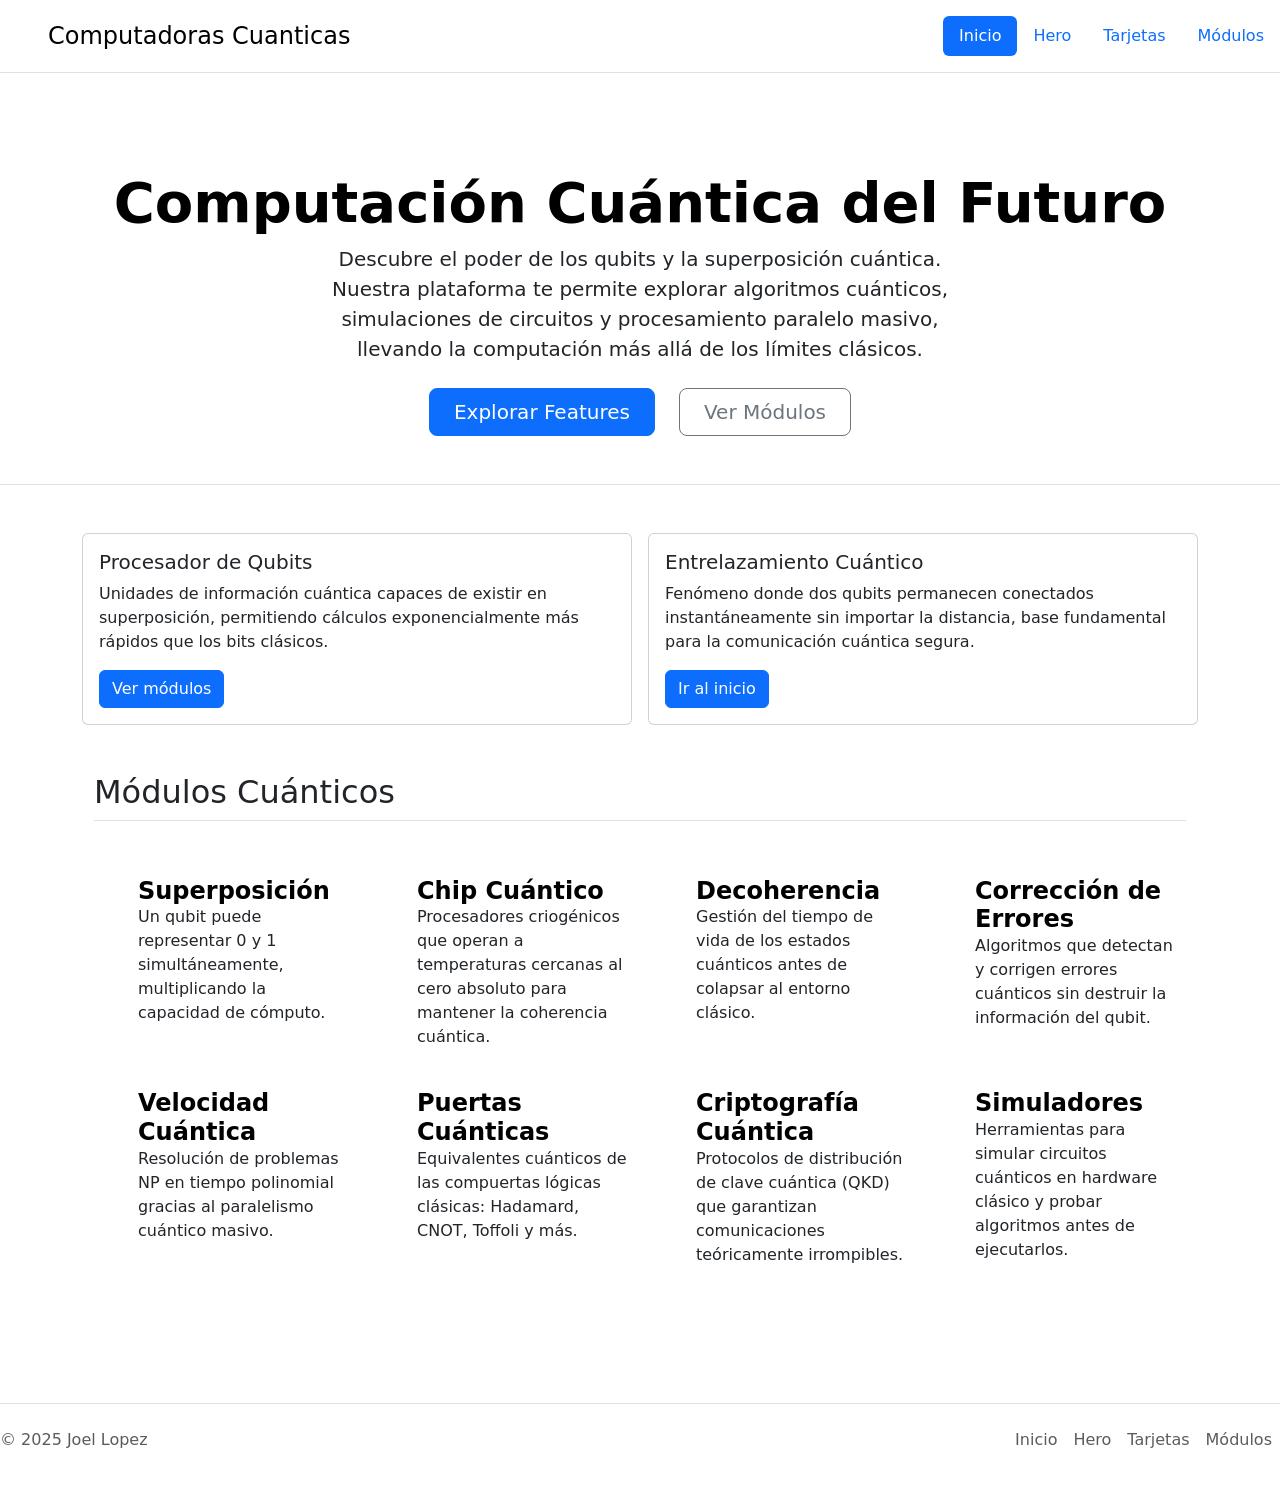
<file: index.html>
<!doctype html>
<html lang="en">
  <head>
    <meta charset="utf-8">
    <meta name="viewport" content="width=device-width, initial-scale=1">
    <title>Computadoras Cuanticas</title>
    <link href="https://cdn.jsdelivr.net/npm/bootstrap@5.3.8/dist/css/bootstrap.min.css" rel="stylesheet" integrity="sha384-sRIl4kxILFvY47J16cr9ZwB07vP4J8+LH7qKQnuqkuIAvNWLzeN8tE5YBujZqJLB" crossorigin="anonymous">
  </head>
  <body>
    <header class="d-flex flex-wrap justify-content-center py-3 mb-4 border-bottom"> 
        <a href="#" class="d-flex align-items-center mb-3 mb-md-0 me-md-auto link-body-emphasis text-decoration-none"> 
            <svg class="bi me-2" width="40" height="32" aria-hidden="true"><use xlink:href="#bootstrap"></use></svg> 
            <span class="fs-4">Computadoras Cuanticas</span>
        </a>
        <ul class="nav nav-pills">
            <li class="nav-item"><a href="#" class="nav-link active" aria-current="page">Inicio</a></li>
            <li class="nav-item"><a href="#hero" class="nav-link">Hero</a></li>
            <li class="nav-item"><a href="#cards" class="nav-link">Tarjetas</a></li>
            <li class="nav-item"><a href="#icon-grid" class="nav-link">Módulos</a></li>
        </ul>
    </header>

    <div id="hero" class="px-4 pt-5 my-5 text-center border-bottom">
        <h1 class="display-4 fw-bold text-body-emphasis">Computación Cuántica del Futuro</h1>
        <div class="col-lg-6 mx-auto">
            <p class="lead mb-4">Descubre el poder de los qubits y la superposición cuántica. Nuestra plataforma te permite explorar algoritmos cuánticos,
                simulaciones de circuitos y procesamiento paralelo masivo, llevando la computación más allá de los límites clásicos.</p>
            <div class="d-grid gap-2 d-sm-flex justify-content-sm-center mb-5">
                <button type="button" class="btn btn-primary btn-lg px-4 me-sm-3" onclick="document.getElementById('cards').scrollIntoView({behavior:'smooth'})">Explorar Features</button>
                <button type="button" class="btn btn-outline-secondary btn-lg px-4" onclick="document.getElementById('icon-grid').scrollIntoView({behavior:'smooth'})">Ver Módulos</button>
            </div>
        </div>
    </div>

    <div id="cards" class="container">
        <div class="row g-3">
            <div class="col-6">
                <div class="card">
                    <div class="card-body">
                        <h5 class="card-title">Procesador de Qubits</h5>
                        <p class="card-text">Unidades de información cuántica capaces de existir en superposición, permitiendo cálculos exponencialmente más rápidos que los bits clásicos.</p>
                        <a href="#icon-grid" class="btn btn-primary">Ver módulos</a>
                    </div>
                </div>
            </div>
            <div class="col-6">
                <div class="card">
                    <div class="card-body">
                        <h5 class="card-title">Entrelazamiento Cuántico</h5>
                        <p class="card-text">Fenómeno donde dos qubits permanecen conectados instantáneamente sin importar la distancia, base fundamental para la comunicación cuántica segura.</p>
                        <a href="#hero" class="btn btn-primary">Ir al inicio</a>
                    </div>
                </div>
            </div>
        </div>
    </div>

    <div class="container px-4 py-5" id="icon-grid">
        <h2 class="pb-2 border-bottom">Módulos Cuánticos</h2>
        <div class="row row-cols-1 row-cols-sm-2 row-cols-md-3 row-cols-lg-4 g-4 py-5">
            <div class="col d-flex align-items-start">
                <svg class="bi text-body-secondary flex-shrink-0 me-3" width="1.75em" height="1.75em" aria-hidden="true"><use xlink:href="#bootstrap"></use></svg>
                <div><h3 class="fw-bold mb-0 fs-4 text-body-emphasis">Superposición</h3><p>Un qubit puede representar 0 y 1 simultáneamente, multiplicando la capacidad de cómputo.</p></div>
            </div>
            <div class="col d-flex align-items-start">
                <svg class="bi text-body-secondary flex-shrink-0 me-3" width="1.75em" height="1.75em" aria-hidden="true"><use xlink:href="#cpu-fill"></use></svg>
                <div><h3 class="fw-bold mb-0 fs-4 text-body-emphasis">Chip Cuántico</h3><p>Procesadores criogénicos que operan a temperaturas cercanas al cero absoluto para mantener la coherencia cuántica.</p></div>
            </div>
            <div class="col d-flex align-items-start">
                <svg class="bi text-body-secondary flex-shrink-0 me-3" width="1.75em" height="1.75em" aria-hidden="true"><use xlink:href="#calendar3"></use></svg>
                <div><h3 class="fw-bold mb-0 fs-4 text-body-emphasis">Decoherencia</h3><p>Gestión del tiempo de vida de los estados cuánticos antes de colapsar al entorno clásico.</p></div>
            </div>
            <div class="col d-flex align-items-start">
                <svg class="bi text-body-secondary flex-shrink-0 me-3" width="1.75em" height="1.75em" aria-hidden="true"><use xlink:href="#home"></use></svg>
                <div><h3 class="fw-bold mb-0 fs-4 text-body-emphasis">Corrección de Errores</h3><p>Algoritmos que detectan y corrigen errores cuánticos sin destruir la información del qubit.</p></div>
            </div>
            <div class="col d-flex align-items-start">
                <svg class="bi text-body-secondary flex-shrink-0 me-3" width="1.75em" height="1.75em" aria-hidden="true"><use xlink:href="#speedometer2"></use></svg>
                <div><h3 class="fw-bold mb-0 fs-4 text-body-emphasis">Velocidad Cuántica</h3><p>Resolución de problemas NP en tiempo polinomial gracias al paralelismo cuántico masivo.</p></div>
            </div>
            <div class="col d-flex align-items-start">
                <svg class="bi text-body-secondary flex-shrink-0 me-3" width="1.75em" height="1.75em" aria-hidden="true"><use xlink:href="#toggles2"></use></svg>
                <div><h3 class="fw-bold mb-0 fs-4 text-body-emphasis">Puertas Cuánticas</h3><p>Equivalentes cuánticos de las compuertas lógicas clásicas: Hadamard, CNOT, Toffoli y más.</p></div>
            </div>
            <div class="col d-flex align-items-start">
                <svg class="bi text-body-secondary flex-shrink-0 me-3" width="1.75em" height="1.75em" aria-hidden="true"><use xlink:href="#geo-fill"></use></svg>
                <div><h3 class="fw-bold mb-0 fs-4 text-body-emphasis">Criptografía Cuántica</h3><p>Protocolos de distribución de clave cuántica (QKD) que garantizan comunicaciones teóricamente irrompibles.</p></div>
            </div>
            <div class="col d-flex align-items-start">
                <svg class="bi text-body-secondary flex-shrink-0 me-3" width="1.75em" height="1.75em" aria-hidden="true"><use xlink:href="#tools"></use></svg>
                <div><h3 class="fw-bold mb-0 fs-4 text-body-emphasis">Simuladores</h3><p>Herramientas para simular circuitos cuánticos en hardware clásico y probar algoritmos antes de ejecutarlos.</p></div>
            </div>
        </div>
    </div>

    <footer class="d-flex flex-wrap justify-content-between align-items-center py-3 my-4 border-top">
        <p class="col-md-4 mb-0 text-body-secondary">© 2025 Joel Lopez</p>
        <a href="#" class="col-md-4 d-flex align-items-center justify-content-center mb-3 mb-md-0 me-md-auto link-body-emphasis text-decoration-none" aria-label="Bootstrap">
            <svg class="bi me-2" width="40" height="32" aria-hidden="true"><use xlink:href="#bootstrap"></use></svg>
        </a>
        <ul class="nav col-md-4 justify-content-end">
            <li class="nav-item"><a href="#" class="nav-link px-2 text-body-secondary">Inicio</a></li>
            <li class="nav-item"><a href="#hero" class="nav-link px-2 text-body-secondary">Hero</a></li>
            <li class="nav-item"><a href="#cards" class="nav-link px-2 text-body-secondary">Tarjetas</a></li>
            <li class="nav-item"><a href="#icon-grid" class="nav-link px-2 text-body-secondary">Módulos</a></li>
        </ul>
    </footer>

    <script src="https://cdn.jsdelivr.net/npm/bootstrap@5.3.8/dist/js/bootstrap.bundle.min.js" integrity="sha384-FKyoEForCGlyvwx9Hj09JcYn3nv7wiPVlz7YYwJrWVcXK/BmnVDxM+D2scQbITxI" crossorigin="anonymous"></script>
  </body>
</html>
</file>
